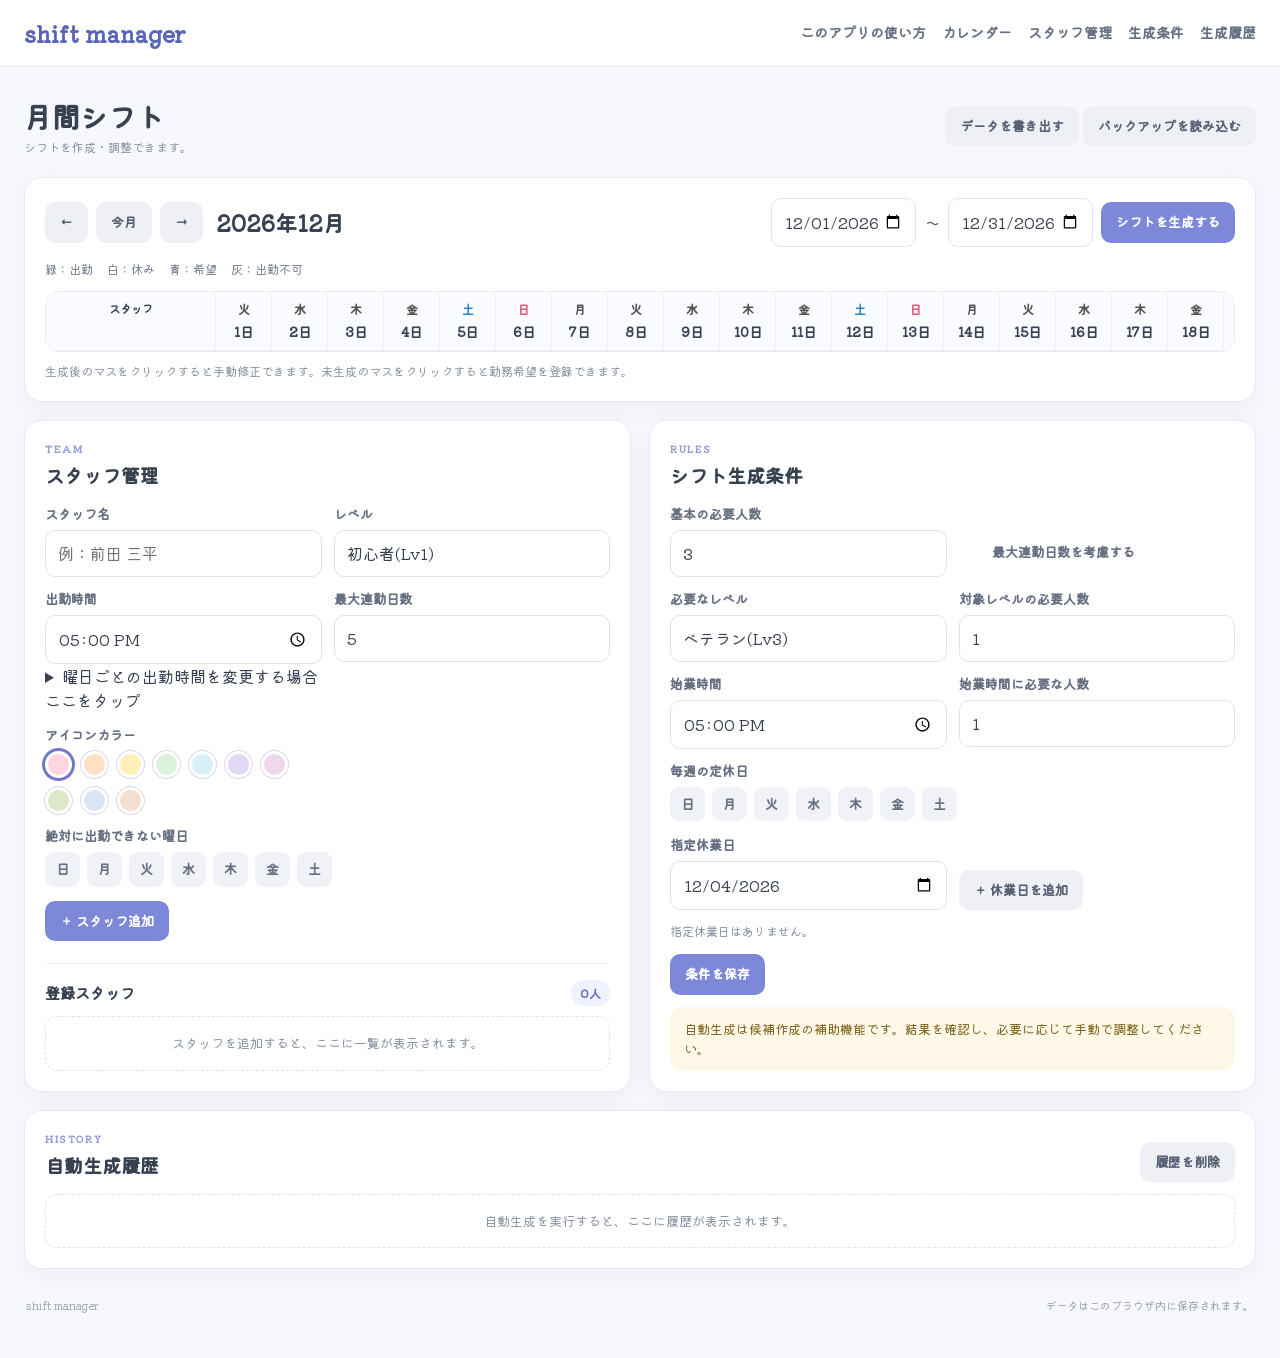
<file: index.html>
<!doctype html>
<html lang="ja">

<head>
  <meta charset="utf-8">
  <meta name="viewport" content="width=device-width, initial-scale=1">
  <meta name="description" content="月間シフト作成を手助けします">
  <title>シフト管理システム</title>

  <!-- ファビコン -->
  <link rel="icon" href="shift-work_icon.png">

  <!-- CSS JSリンク -->
  <link rel="stylesheet" href="css/ress.css">
  <link rel="stylesheet" href="css/style.css">

  <!-- kiwi Maruフォント -->
  <link rel="preconnect" href="https://fonts.googleapis.com">
  <link rel="preconnect" href="https://fonts.gstatic.com" crossorigin>
  <link
    href="https://fonts.googleapis.com/css2?family=Hachi+Maru+Pop&family=Kiwi+Maru&family=Zen+Kurenaido&display=swap"
    rel="stylesheet">

</head>

<body>
  <!-- ヘッダー -->
  <header>
    <div class="header-inner">
      <a class="logo" href="#calendar-section">shift manager</a>
      <nav>
         <a href="explanation.html">このアプリの使い方</a>
        <a href="#calendar-section">カレンダー</a>
        <a href="#staff-section">スタッフ管理</a>
        <a href="#conditions-section">生成条件</a>
        <a href="#history-section">生成履歴</a>
      </nav>
    </div>
  </header>

  <!-- メイン画面 -->
  <main class="container" id="app-section">
    <div class="page-heading">
      <div>

        <h1>月間シフト</h1>
        <p class="muted">シフトを作成・調整できます。</p>
      </div>
      <div class="backup-actions">
        <button class="secondary" id="exportBtn" type="button">
          データを書き出す
        </button>

        <button class="secondary" id="importBtn" type="button">
          バックアップを読み込む
        </button>

        <input type="file" id="importFile" accept=".json,application/json" hidden>
      </div>
    </div>
    <!-- カレンダー シフト自動生成画面 -->
    <section class="card" id="calendar-section">
      <div class="calendar-toolbar">
        <div class="toolbar">
          <button class="secondary" id="prevMonth">←</button>
          <button class="secondary" id="todayMonth">今月</button>
          <button class="secondary" id="nextMonth">→</button>
          <span class="month-title" id="monthTitle"></span>
        </div>
        <div class="toolbar">
          <input type="date" id="generationStart" aria-label="生成開始日">
          <span>〜</span>
          <input type="date" id="generationEnd" aria-label="生成終了日">
          <button class="primary" id="generateBtn">シフトを生成する</button>
        </div>
      </div>
      <div id="generationMessage" aria-live="polite">
      </div>
      <div class="legend">
        <span>緑：出勤</span>
        <span>白：休み</span>
        <span>青：希望</span>
        <span>灰：出勤不可</span>
      </div>
      <div class="calendar-wrap">
        <div id="calendar" class="calendar">
        </div>
      </div>
      <p class="muted help-text">生成後のマスをクリックすると手動修正できます。未生成のマスをクリックすると勤務希望を登録できます。</p>
    </section>

    <!-- スタッフ管理画面 -->
    <div class="grid">
      <section class="card" id="staff-section">
        <p class="eyebrow">TEAM</p>
        <h2>スタッフ管理</h2>
        <form id="staffForm">
          <div class="form-row">
            <div>
              <label for="staffName">スタッフ名</label>
              <input id="staffName" maxlength="20" placeholder="例：前田 三平" required>
            </div>
            <div>
              <label for="staffLevel">レベル</label>
              <select id="staffLevel">
                <option value="1">初心者(Lv1)</option>
                <option value="2">普通(Lv2)</option>
                <option value="3">ベテラン(Lv3)</option>
              </select>
            </div>
          </div>

          <!-- 出勤時間：初期値は17:00 -->
          <div class="form-row">
            <div>
              <label for="staffStartTime">出勤時間</label>
              <input id="staffStartTime" type="time" value="17:00" required>
              <!-- 曜日ごとの出勤時間変更 -->
              <details class="weekday-time-settings">
                <summary>曜日ごとの出勤時間を変更する場合ここをタップ</summary>
                <p>変更しない曜日は、基本の出勤時間が適用されます。</p>
                <div class="form-row">
                  <div>
                    <label for="startTimeMon">月曜日</label>
                    <input id="startTimeMon" type="time">
                  </div>
                  <div>
                    <label for="startTimeTue">火曜日</label>
                    <input id="startTimeTue" type="time">
                  </div>
                </div>
                <div class="form-row">
                  <div>
                    <label for="startTimeWed">水曜日</label>
                    <input id="startTimeWed" type="time">
                  </div>
                  <div>
                    <label for="startTimeThu">木曜日</label>
                    <input id="startTimeThu" type="time">
                  </div>
                </div>
                <div class="form-row">
                  <div>
                    <label for="startTimeFri">金曜日</label>
                    <input id="startTimeFri" type="time">
                  </div>
                  <div>
                    <label for="startTimeSat">土曜日</label>
                    <input id="startTimeSat" type="time">
                  </div>
                </div>
                <div class="form-row">
                  <div>
                    <label for="startTimeSun">日曜日</label>
                    <input id="startTimeSun" type="time">
                  </div>
                </div>
              </details>
            </div>

            <!-- 最大連勤日数 -->
            <div>
              <label for="staffMax">最大連勤日数</label>
              <select id="staffMax">
                <option>1</option>
                <option>2</option>
                <option>3</option>
                <option>4</option>
                <option selected>5</option>
                <option>6</option>
                <option>7</option>
              </select>
            </div>
          </div>

          <!-- アイコンカラー -->
          <div class="form-row">
            <div>
              <label>アイコンカラー</label>
              <div id="colorChoices" class="color-list"></div>
            </div>
          </div>
          <!-- 出勤曜日 -->
          <label>絶対に出勤できない曜日</label>
          <div id="unavailableChoices" class="weekday-list"></div>
          <div class="form-actions">
            <!-- スタッフ追加 -->
            <button class="primary" id="staffSubmit">＋ スタッフ追加</button>
            <button class="secondary hidden" id="staffCancelEdit" type="button">編集をキャンセル</button>
          </div>
        </form>
        <div class="subsection-heading">
          <h3>登録スタッフ</h3>
          <span id="staffCount" class="count-pill">0人</span>
        </div>
        <div id="staffList" class="staff-list">
        </div>
      </section>

      <!-- シフト生成条件画面 -->
      <section class="card" id="conditions-section">
        <p class="eyebrow">RULES</p>
        <h2>シフト生成条件</h2>
        <div class="form-row">
          <div>
            <label for="basicRequired">基本の必要人数</label>
            <input type="number" id="basicRequired" min="0" max="100" value="3">
          </div>
          <div class="checkbox-field">
            <input type="checkbox" id="consecutiveEnabled" checked>
            <label for="consecutiveEnabled">最大連勤日数を考慮する</label>
          </div>
        </div>
        <div class="form-row">
          <div>
            <label for="levelTarget">必要なレベル</label>
            <select id="levelTarget">
              <option value="1">初心者(Lv1)</option>
              <option value="2">普通(Lv3)</option>
              <option value="3" selected>ベテラン(Lv3)</option>
            </select>
          </div>
          <div>
            <label for="levelRequired">対象レベルの必要人数</label>
            <input type="number" id="levelRequired" min="0" max="100" value="1">
          </div>
        </div>
        <div class="form-row">
          <div>
            <label for="requiredStartTime">始業時間</label>
            <input type="time" id="requiredStartTime" value="17:00">
          </div>
          <div>
            <label for="requiredStartCount">始業時間に必要な人数</label>
            <input type="number" id="requiredStartCount" min="0" max="100" value="1">
          </div>
        </div>

        <label>毎週の定休日</label>
        <div id="closedWeekdays" class="weekday-list">
        </div>
        <div class="form-row">
          <div>
            <label for="holidayDate">指定休業日</label>
            <input type="date" id="holidayDate">
          </div>
          <div class="button-bottom">
            <button class="secondary" id="addHoliday" type="button">＋ 休業日を追加</button>
          </div>
        </div>
        <div id="holidayList" class="holiday-list">

        </div>
        <div class="form-actions">
          <button class="primary" id="saveSettings" type="button">条件を保存</button>
          <span id="settingsMessage" class="muted"></span>
        </div>
        <div class="notice">自動生成は候補作成の補助機能です。結果を確認し、必要に応じて手動で調整してください。</div>
      </section>
    </div>

    <!-- 自動生成履歴 -->
    <section class="card" id="history-section">
      <div class="section-heading">
        <div>
          <p class="eyebrow">HISTORY</p>
          <h2>自動生成履歴</h2>
        </div>
        <button class="secondary" id="clearHistory">履歴を削除</button>
      </div>
      <div id="historyList" class="muted">
      </div>
    </section>

    <!-- フッター -->
    <footer>
      <span>shift manager</span>
      <span>データはこのブラウザ内に保存されます。</span>
    </footer>
  </main>

  <!-- モーダル画面（勤務希望） -->
  <div class="modal" id="requestModal">
    <div class="modal-box">
      <p class="eyebrow">REQUEST</p>
      <h2>勤務希望</h2>
      <p id="requestContext" class="muted"></p>

      <div class="form-row">
        <div>
          <label for="reqDate">日付</label>
          <input type="date" id="reqDate">
        </div>
        <div>
          <label for="reqEmployee">スタッフ</label>
          <select id="reqEmployee"></select>
        </div>
      </div>

      <div class="form-row">
        <div>
          <label for="reqType">希望</label>
          <select id="reqType">
            <option value="work">出勤希望</option>
            <option value="off">休み希望</option>
            <option value="none">未設定</option>
          </select>
        </div>
        <div>
          <label for="reqComment">コメント</label>
          <input id="reqComment" maxlength="120" placeholder="任意">
        </div>
      </div>

      <div class="form-row">
        <div>
          <label for="reqStartTime">この日の出勤時間</label>
          <input type="time" id="reqStartTime" value="17:00">
        </div>
      </div>

      <div class="modal-actions">
        <button type="button" class="secondary" id="reqCancel">閉じる</button>
        <button type="button" class="primary" id="reqSave">希望を保存</button>
      </div>
    </div>
  </div>

  <!-- モーダル画面（シフト手動修正） -->
  <div class="modal" id="shiftModal">
    <div class="modal-box">
      <p class="eyebrow">EDIT SHIFT</p>
      <h2>シフト手動修正</h2>
      <p id="shiftTitle" class="muted">
      </p>
      <div class="form-row">
        <div>
          <label for="shiftStatus">勤務状態</label>
          <select id="shiftStatus">
            <option value="work">出勤</option>
            <option value="off">休み</option>
          </select>
        </div>
        <div>
          <label for="shiftStartTime">勤務時間</label>
          <input id="shiftStartTime" type="time" value="17:00">
        </div>
      </div>

      <div class="form-row">
        <div>
          <label for="shiftComment">コメント</label>
          <input id="shiftComment" maxlength="120">
        </div>
      </div>

      <div class="modal-actions">
        <button class="secondary" id="shiftCancel">閉じる</button>
        <button class="primary" id="shiftSave">変更を保存</button>
      </div>
    </div>
  </div>
</body>

<script type="module" src="js/app.js"></script>

</html>
</file>
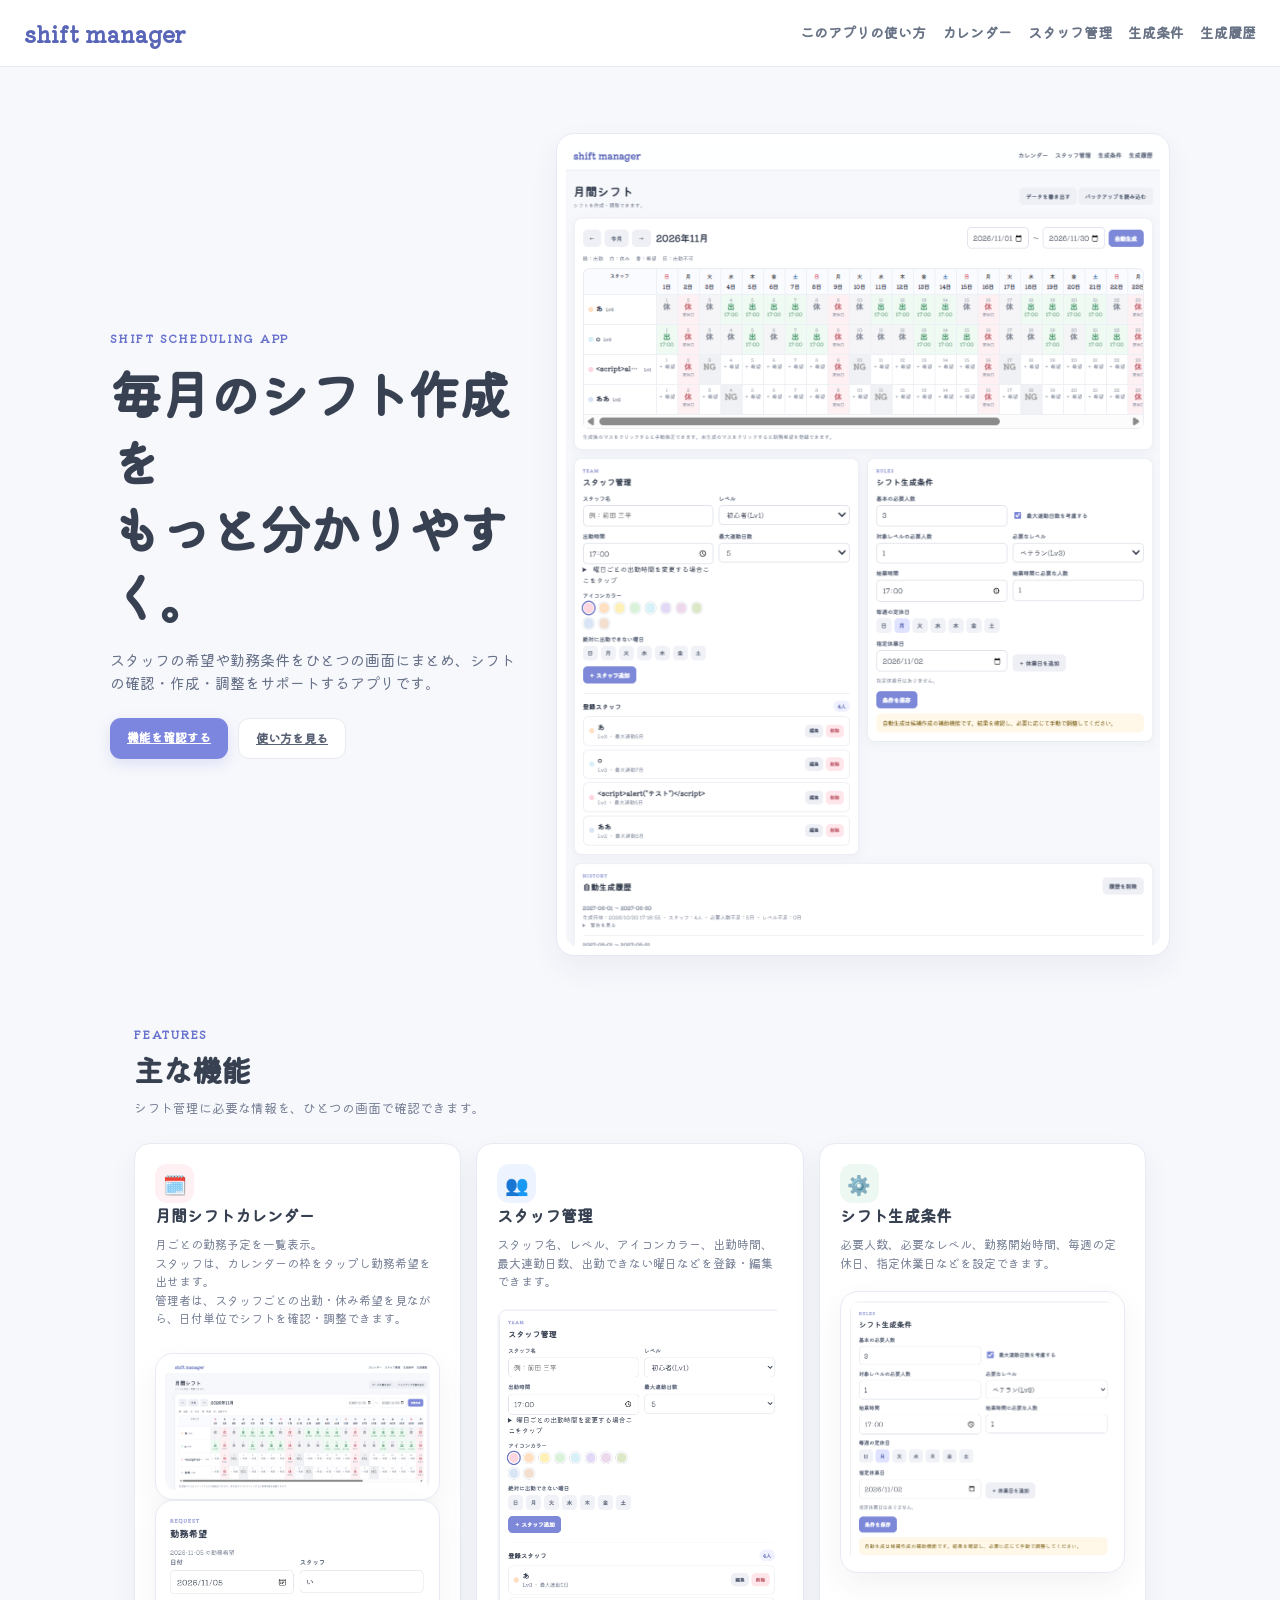
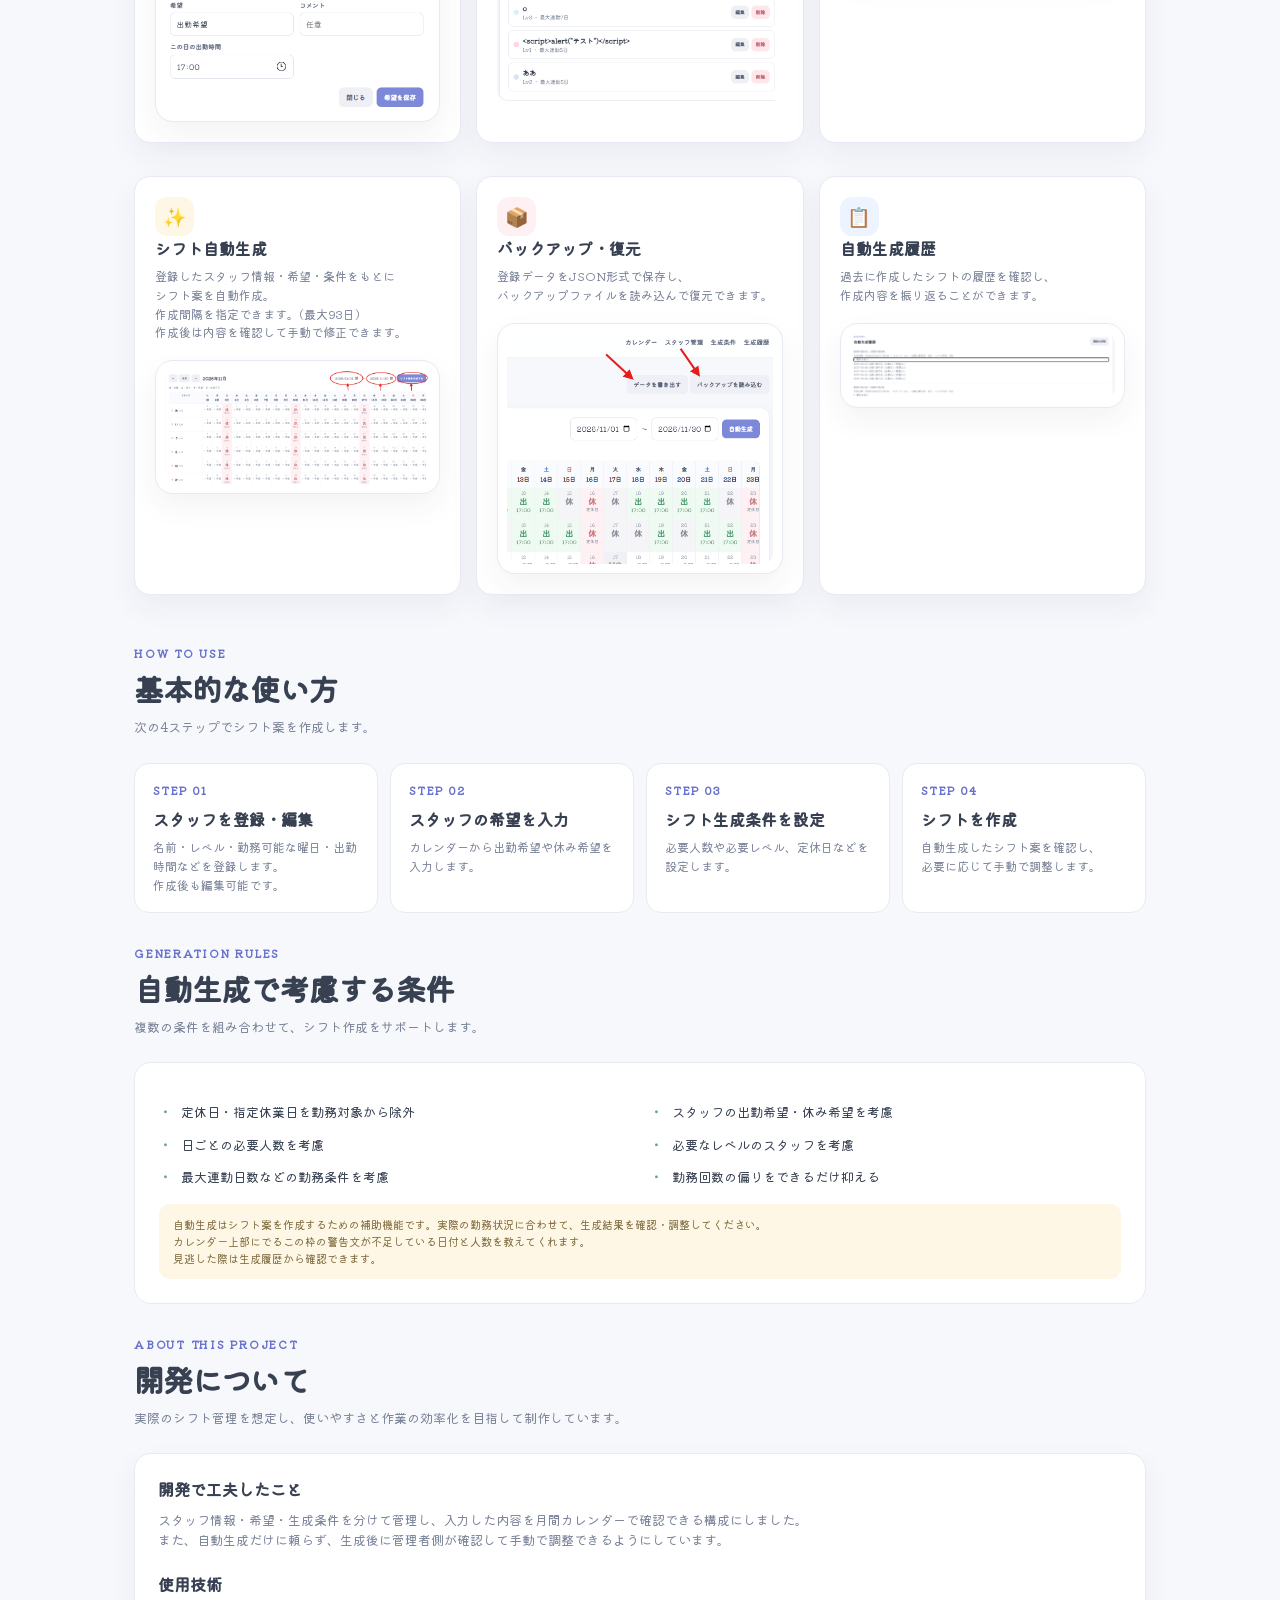
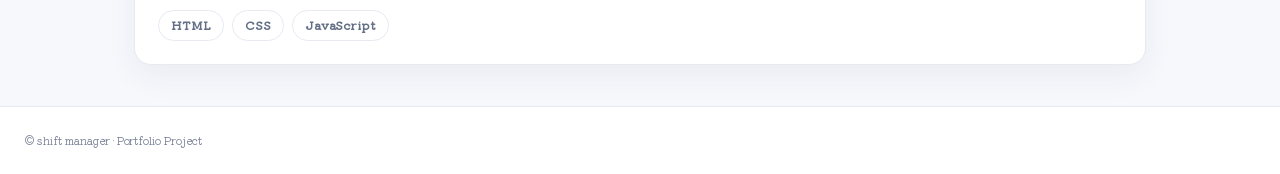
<file: explanation.html>
<!DOCTYPE html>
<html lang="ja">

<head>
  <meta charset="UTF-8">
  <meta name="viewport" content="width=device-width, initial-scale=1.0">
  <title>このアプリの使い方</title>

    <!-- ファビコン -->
    <link rel="icon" href="shift-work_icon.png">

    <!-- CSS JSリンク -->
    <link rel="stylesheet" href="css/ress.css">
    <link rel="stylesheet" href="css/style.css">
    <link rel="stylesheet" href="css/explanation.css">

    <!-- kiwi Maruフォント -->
    <link rel="preconnect" href="https://fonts.googleapis.com">
    <link rel="preconnect" href="https://fonts.gstatic.com" crossorigin>
    <link href="https://fonts.googleapis.com/css2?family=Hachi+Maru+Pop&family=Kiwi+Maru&family=Zen+Kurenaido&display=swap"
      rel="stylesheet">

</head>

<body>
    <!-- ヘッダー -->
    <header>
      <div class="header-inner">
        <a class="logo" href="index.html#calendar-section">shift manager</a>
        <nav>
          <a href="explanation.html">このアプリの使い方</a>
          <a href="index.html#calendar-section">カレンダー</a>
          <a href="index.html#staff-section">スタッフ管理</a>
          <a href="index.html#conditions-section">生成条件</a>
          <a href="index.html#history-section">生成履歴</a>
        </nav>
      </div>
    </header>

    <section class="hero container">
      <div class="hero-grid">
        <div>
          <div class="kicker">SHIFT SCHEDULING APP</div>
          <h1>毎月のシフト作成を<br>もっと分かりやすく。</h1>
          <p class="lead">スタッフの希望や勤務条件をひとつの画面にまとめ、シフトの確認・作成・調整をサポートするアプリです。</p>
          <div class="actions">
            <a class="btn primary" href="#features">機能を確認する</a>
            <a class="btn secondary" href="#flow">使い方を見る</a>
          </div>
        </div>
        <div class="screenshot">
          <img src="main.png"
            alt="shift managerの実際の画面。月間シフト、スタッフ管理、シフト生成条件を表示">
        </div>
      </div>
    </section>

    <!-- 主な機能 -->
    <section class="container" id="features">
      <div class="section-title">
        <div class="kicker">FEATURES</div>
        <h2>主な機能</h2>
        <p class="sub">シフト管理に必要な情報を、ひとつの画面で確認できます。</p>
      </div>

      <div class="cards">
        <article class="card">
          <div class="icon pink">🗓️</div>
          <h3>月間シフトカレンダー</h3>
          <p>月ごとの勤務予定を一覧表示。<br>
            スタッフは、カレンダーの枠をタップし勤務希望を出せます。<br>
            管理者は、スタッフごとの出勤・休み希望を見ながら、日付単位でシフトを確認・調整できます。</p>
            <br>
          <div class="screenshot">
          <img src="shiftCa.png" alt="シフト表の画像">
          </div>
          <div class="screenshot">
          <img src="request.png" alt="シフト表の画像">
          </div>
        </article>

        <article class="card">
          <div class="icon blue">👥</div>
          <h3>スタッフ管理</h3>
          <p>スタッフ名、レベル、アイコンカラー、出勤時間、最大連勤日数、出勤できない曜日などを登録・編集できます。<br><br>
          </p>
          <img src="staff.png" alt="シフト表の画像">
        </article>

        <article class="card">
          <div class="icon mint">⚙️</div>
          <h3>シフト生成条件</h3>
          <p>必要人数、必要なレベル、勤務開始時間、毎週の定休日、指定休業日などを設定できます。<br><br></p>
          <div class="screenshot">
          <img src="shiftGe.png" alt="シフト表の画像">
          </div>
        </article>

        <article class="card">
          <div class="icon yellow">✨</div>
          <h3>シフト自動生成</h3>
          <p>登録したスタッフ情報・希望・条件をもとに<br>
            シフト案を自動作成。<br>作成間隔を指定できます。(最大93日)<br>
            作成後は内容を確認して手動で修正できます。<br><br></p>
         <div class="screenshot">
          <img src="autGe.png" alt="シフト表の画像">
        </div>
        </article>

        <article class="card">
          <div class="icon pink">📦</div>
          <h3>バックアップ・復元</h3>
          <p>登録データをJSON形式で保存し、<br>
            バックアップファイルを読み込んで復元できます。<br><br></p>
          <div class="screenshot">
          <img src="backup.png" alt="シフト表の画像">
         </div>
        </article>

        <article class="card">
          <div class="icon blue">📋</div>
          <h3>自動生成履歴</h3>
          <p>過去に作成したシフトの履歴を確認し、<br>
            作成内容を振り返ることができます。<br><br></p>
        <div class="screenshot">
          <img src="history.png" alt="シフト表の画像">
        </div>
        </article>
      </div>
    </section>

    <!-- 基本的な使い方 -->
    <section class="container" id="flow">
      <div class="section-title">
        <div class="kicker">HOW TO USE</div>
        <h2>基本的な使い方</h2>
        <p class="sub">次の4ステップでシフト案を作成します。</p>
      </div>

      <div class="steps">
        <article class="step">
          <div class="num">STEP 01</div>
          <h3>スタッフを登録・編集</h3>
          <p>名前・レベル・勤務可能な曜日・出勤時間などを登録します。<br>作成後も編集可能です。</p>
        </article>

        <article class="step">
          <div class="num">STEP 02</div>
          <h3>スタッフの希望を入力</h3>
          <p>カレンダーから出勤希望や休み希望を入力します。</p>
        </article>

        <article class="step">
          <div class="num">STEP 03</div>
          <h3>シフト生成条件を設定</h3>
          <p>必要人数や必要レベル、定休日などを設定します。</p>
        </article>

        <article class="step">
          <div class="num">STEP 04</div>
          <h3>シフトを作成</h3>
          <p>自動生成したシフト案を確認し、<br>
            必要に応じて手動で調整します。</p>
        </article>
      </div>
    </section>

    <section class="container" id="rules">
      <div class="section-title">
        <div class="kicker">GENERATION RULES</div>
        <h2>自動生成で考慮する条件</h2>
        <p class="sub">複数の条件を組み合わせて、シフト作成をサポートします。</p>
      </div>
      <div class="rulebox">
        <ul class="rules">
          <li>
            <span class="tick">・</span>
            <span>定休日・指定休業日を勤務対象から除外</span>
          </li>
          <li>
            <span class="tick">・</span>
            <span>スタッフの出勤希望・休み希望を考慮</span>
          </li>
          <li>
            <span class="tick">・</span>
            <span>日ごとの必要人数を考慮</span>
          </li>
          <li>
            <span class="tick">・</span>
            <span>必要なレベルのスタッフを考慮</span>
          </li>
          <li>
            <span class="tick">・</span>
            <span>最大連勤日数などの勤務条件を考慮</span>
          </li>
          <li>
            <span class="tick">・</span>
            <span>勤務回数の偏りをできるだけ抑える</span>
          </li>
        </ul>
        <div class="notice">自動生成はシフト案を作成するための補助機能です。実際の勤務状況に合わせて、生成結果を確認・調整してください。<br>
        カレンダー上部にでるこの枠の警告文が不足している日付と人数を教えてくれます。<br>
      見逃した際は生成履歴から確認できます。</div>
      </div>
    </section>

    <!-- 開発について -->
    <section class="container" id="about">
      <div class="section-title">
        <div class="kicker">ABOUT THIS PROJECT</div>
        <h2>開発について</h2>
        <p class="sub">実際のシフト管理を想定し、使いやすさと作業の効率化を目指して制作しています。</p>
      </div>
      <!-- 開発で工夫した点 -->
      <div class="about-card">
        <h3>開発で工夫したこと</h3>
        <p class="sub">
          スタッフ情報・希望・生成条件を分けて管理し、入力した内容を月間カレンダーで確認できる構成にしました。<br>
          また、自動生成だけに頼らず、生成後に管理者側が確認して手動で調整できるようにしています。
        </p>
        <h3 style="margin-top:22px">使用技術</h3>
        <div class="tech">
          <span class="tag">HTML</span>
          <span class="tag">CSS</span>
          <span class="tag">JavaScript</span>
        </div>
      </div>
    </section>
    </main>

    <footer>© shift manager · Portfolio Project</footer>

    </body>
    </html>


</body>
</html>
</file>
<file: css/ress.css>
@charset "UTF-8";
/* 1. すべての要素で、パディングとボーダーを幅・高さに含める（超重要） */
*, *::before, *::after {
  box-sizing: border-box;
}

/* 2. 記事系タグのお節介な余白（margin）をまるごとリセット */
body, h1, h2, h3, h4, p, ul, ol, dl, figure {
  margin: 0;
  padding: 0;
}

/* 3. リストの「・」を消す */
ul, ol {
  list-style: none;
}

/* 4. 画像が親要素からはみ出さないようにする */
img {
  max-width: 100%;
  display: block; /* 下に謎の隙間ができるのを防ぐ */
}

/* 5. フォーム要素のフォントを他のテキストと統一する */
input, button, textarea, select {
  font: inherit;
}

/* 全フォーム要素のリセット */
input, select {
  -webkit-appearance: none;
  border: none;
}
</file>
<file: css/style.css>
@charset "UTF-8";

/* ==================================================
   共通設定
   PCの基本デザインは、これまでの表示を維持します。
   ================================================== */

html{
  scroll-behavior:smooth;
  scroll-padding-top: 100px
}

body {
  font-family: "Kiwi Maru", serif;
  font-weight: 400;
  font-style: normal;
  background: #f7f8fc;
  color: #384152;
  line-height: 1.55;
}

/* ==================================================
   ヘッダー
   ================================================== */

header {
  position: sticky;
  top: 0;
  z-index: 20;
  background: #ffffffef;
  backdrop-filter: blur(10px);
  border-bottom: 1px solid #e8ebf2;
}

/* ヘッダーとページ全体の横幅・余白 */
.header-inner,
.container {
  max-width: 1400px;
  margin: auto;
  padding: 16px 24px;
}


/* ロゴ・ナビゲーション・ログアウトボタンの配置 */
.header-inner {
  display: flex;
  justify-content: space-between;
  align-items: center;
  gap: 18px;
}

/* ナビゲーションを右側に配置 */
nav {
  display: flex;
  justify-content: flex-end;
  align-items: center;
  gap: 8px 16px;
  margin-left: auto;
}

/* ログアウトボタン */
#logoutBtn {
  margin-left: 16px;
  flex-shrink: 0;
}

/* ロゴ */
.logo {
  font-size: 22px;
  font-weight: 800;
  color: #5966b8;
  text-decoration: none;
}

/* ナビゲーション */
nav {
  display: flex;
  justify-content: flex-end;
  gap: 8px 16px;
}

nav a {
  text-decoration: none;
  color: #697386;
  font-size: 14px;
  font-weight: 700;
}

nav a:hover {
  color: #5966b8;
}

/* ==================================================
   見出し
   ================================================== */

.page-heading,
.section-heading {
  display: flex;
  align-items: center;
  justify-content: space-between;
  gap: 14px;
}

.page-heading {
  margin: 12px 0 20px;
}

.eyebrow {
  font-size: 10px;
  font-weight: 900;
  letter-spacing: 0.16em;
  color: #9098d5;
  margin-bottom: 4px;
}

h1 {
  font-size: 28px;
  font-weight: 800;
}

h2 {
  font-size: 19px;
  font-weight: 800;
  margin-bottom: 14px;
}

h3 {
  font-size: 15px;
  font-weight: 800;
}

/* ==================================================
   カード・レイアウト
   ================================================== */

.card {
  background: #fff;
  border: 1px solid #e8ebf2;
  border-radius: 18px;
  padding: 20px;
  margin-bottom: 18px;
  box-shadow: 0 6px 22px #46506e0d;
}

/* スタッフ管理と生成条件を横に並べる */
.grid {
  display: grid;
  grid-template-columns: 1fr 1fr;
  gap: 18px;
  align-items: start;
}

/* ==================================================
   フォーム・入力欄
   ================================================== */

label {
  display: block;
  font-size: 13px;
  font-weight: 700;
  margin-bottom: 6px;
  color: #687184;
}

input:not([type="checkbox"]),
select {
  width: 100%;
  min-width: 0;
  padding: 10px 12px;
  border: 1px solid #dfe3eb;
  border-radius: 10px;
  background: white;
  color: #394150;
  outline: none;
}

input:focus,
select:focus {
  border-color: #a9b1eb;
  box-shadow: 0 0 0 3px #eef0ff;
}

/* チェックボックス */
input[type="checkbox"] {
  accent-color: #7d89d8;
  width: 17px;
  height: 17px;
}

/* 2つの入力項目を横に並べる */
.form-row {
  display: grid;
  grid-template-columns: repeat(2, minmax(0, 1fr));
  gap: 12px;
  margin-bottom: 12px;
}

/* ==================================================
   ボタン
   ================================================== */

button {
  border: 0;
  border-radius: 10px;
  padding: 10px 15px;
  font-size: 13px;
  font-weight: 800;
  cursor: pointer;
}

.primary {
  background: #7d89d8;
  color: white;
}

.secondary {
  background: #eef0f6;
  color: #596174;
}

.danger {
  background: #ffe6ea;
  color: #bd5b68;
}

button:hover {
  opacity: 0.88;
}

button:disabled {
  cursor: wait;
  opacity: 0.6;
}

/* ボタンを横並びにする共通領域 */
.toolbar {
  display: flex;
  flex-wrap: wrap;
  gap: 8px;
  align-items: center;
}

/* ==================================================
   カレンダー
   ================================================== */

.calendar-toolbar {
  display: flex;
  justify-content: space-between;
  gap: 14px;
  align-items: center;
  flex-wrap: wrap;
}

.calendar-toolbar input {
  width: 145px;
}

.month-title {
  font-size: 22px;
  font-weight: 800;
  margin-left: 5px;
}

/* カレンダー部分は横スクロール可能にする */
.calendar-wrap {
  overflow: auto;
  border: 1px solid #e7eaf1;
  border-radius: 14px;
}

/* 1列目にスタッフ名、続いて最大31日分を表示 */
.calendar {
  min-width: 900px;
  display: grid;
  grid-template-columns: 170px repeat(31, 56px);
}

.calendar > div {
  border-right: 1px solid #edf0f5;
  border-bottom: 1px solid #edf0f5;
}

/* カレンダーの曜日・日付見出し */
.calendar-head {
  position: sticky;
  top: 0;
  z-index: 5;
  background: #fafbfe;
  padding: 8px 3px;
  text-align: center;
  font-size: 11px;
  font-weight: 800;
}

.calendar-head.sunday .weekday-label {
  color: #e05b78;
}

.calendar-head.saturday .weekday-label {
  color: #3285c7;
}

.weekday-label {
  font-size: 12px;
  color: #555;
  margin-bottom: 3px;
}

.date-label {
  font-size: 13px;
  font-weight: 700;
}

/* スタッフ名の列を固定 */
.employee-name {
  position: sticky;
  left: 0;
  z-index: 6;
  background: white;
  padding: 8px 10px;
  font-weight: 800;
  display: flex;
  align-items: center;
  gap: 7px;
  min-width: 0;
}

.employee-label {
  overflow: hidden;
  text-overflow: ellipsis;
  white-space: nowrap;
}

.employee-name small {
  color: #8a92a2;
  font-size: 10px;
}

/* スタッフのアイコンカラー */
.color-dot {
  width: 12px;
  height: 12px;
  border-radius: 50%;
  flex: none;
}

/* カレンダーの日付セル */
.day-cell {
  min-height: 70px;
  padding: 4px;
  text-align: center;
  cursor: pointer;
  background: white;
}

.day-cell:hover {
  background: #fafbff;
}

.day-cell.closed {
  background: #fff1f3;
  color: #c8737e;
  font-size: 11.5px;
  white-space: nowrap;
}

.day-cell.unavailable {
  background: #f0f1f4;
  color: #999;
}

/* 出勤・休みの背景色 */

.day-cell.confirmed-work {
    background: #e5f3e9;
}

.day-cell.confirmed-off {
    background: #fafafa;
}

/* 出勤・休みのマーク */

.confirmed-mark {
    font-size: 18px;
    font-weight: 900;
    line-height: 1.1;
}

/* 出勤：少し濃いめのグリーン */

.confirmed-work .confirmed-mark {
    color: #287a4b;
}

/* 休：薄いグレー */

.confirmed-off .confirmed-mark {
    color: #b8bdc5;
}

.pref-work {
  color: #6480d5;
}

.pref-off {
  color: #d78391;
}

.day-number {
  font-size: 10px;
  color: #a0a6b2;
}

/* 希望休の文字サイズ */
.day-cell .preference-mark {
    font-size: 11.5px;
    white-space: nowrap;
}

/* カレンダーの凡例 */
.legend {
  display: flex;
  flex-wrap: wrap;
  gap: 14px;
  padding: 13px 0;
  color: #747d90;
  font-size: 12px;
}

.help-text {
  margin-top: 10px;
}

/* ==================================================
   スタッフ管理
   ================================================== */

.staff-list {
  display: grid;
  gap: 8px;
  margin-top: 10px;
}

.staff-row {
  display: flex;
  justify-content: space-between;
  align-items: center;
  gap: 10px;
  padding: 11px 12px;
  border: 1px solid #eceef4;
  border-radius: 12px;
}

.staff-info {
  display: flex;
  align-items: center;
  gap: 9px;
  min-width: 0;
}

.staff-name {
  font-weight: 800;
  overflow-wrap: anywhere;
}

.staff-meta,
.muted {
  font-size: 12px;
  color: #8b93a4;
}

.row-actions {
  display: flex;
  gap: 6px;
  flex: none;
}

.row-actions button {
  padding: 7px 10px;
  font-size: 11px;
}

/* アイコンカラーの選択肢 */
.color-list {
  display: flex;
  flex-wrap: wrap;
  gap: 9px;
  min-height: 34px;
  align-items: center;
}

.color-choice {
  width: 27px;
  height: 27px;
  border-radius: 50%;
  border: 3px solid white;
  box-shadow: 0 0 0 1px #d7dbe4;
  padding: 0;
}

.color-choice.selected {
  box-shadow: 0 0 0 3px #7079c7;
}

/* 曜日選択ボタン */
.weekday-list {
  display: flex;
  flex-wrap: wrap;
  gap: 7px;
  margin: 6px 0 14px;
}

.weekday {
  padding: 7px 11px;
  background: #f0f2f7;
  color: #697184;
  border-radius: 9px;
}

.weekday.selected {
  background: #dfe3ff;
  color: #5965b5;
}

/* スタッフ登録フォームの操作ボタン */
.form-actions {
  display: flex;
  align-items: center;
  flex-wrap: wrap;
  gap: 8px;
  margin-top: 14px;
}

/* 登録スタッフ見出し */
.subsection-heading {
  display: flex;
  justify-content: space-between;
  align-items: center;
  margin-top: 22px;
  padding-top: 16px;
  border-top: 1px solid #edf0f4;
}

.count-pill {
  background: #f0f1ff;
  color: #646eb9;
  border-radius: 20px;
  padding: 4px 9px;
  font-size: 12px;
  font-weight: 800;
}

/* ==================================================
   シフト生成条件
   ================================================== */

.checkbox-field {
  display: flex;
  align-items: center;
  gap: 9px;
  padding-top: 23px;
}

.checkbox-field label {
  margin: 0;
}

.button-bottom {
  display: flex;
  align-items: end;
}

/* 指定休業日の一覧 */
.holiday-list {
  display: flex;
  flex-wrap: wrap;
  gap: 7px;
}

.holiday-chip {
  display: flex;
  align-items: center;
  gap: 8px;
  border-radius: 9px;
  padding: 6px 9px;
  background: #fff0f2;
  color: #a65f6a;
  font-size: 12px;
}

.holiday-chip button {
  padding: 1px 4px;
  background: transparent;
  color: #a65f6a;
}

/* お知らせ・成功・エラーメッセージ */
.notice {
  padding: 12px 14px;
  border-radius: 12px;
  background: #fff8e8;
  color: #80651e;
  margin-top: 12px;
  font-size: 13px;
}

.notice.success {
  background: #edf9f1;
  color: #4d8c63;
}

.notice.error {
  background: #fff0f1;
  color: #b85c69;
}

/* データがない場合の表示 */
.empty-state {
  border: 1px dashed #dfe3eb;
  border-radius: 12px;
  padding: 16px;
  color: #8b93a4;
  font-size: 13px;
  text-align: center;
}

/* ==================================================
   モーダル画面
   ================================================== */

.modal {
  display: none;
  position: fixed;
  inset: 0;
  z-index: 100;
  background: #1e233259;
  padding: 20px;
  align-items: center;
  justify-content: center;
}

.modal.show {
  display: flex;
}

.modal-box {
  width: min(560px, 100%);
  max-height: 90vh;
  overflow: auto;
  background: white;
  border-radius: 18px;
  padding: 22px;
  box-shadow: 0 20px 70px #26304b30;
}

.modal-actions {
  display: flex;
  justify-content: flex-end;
  gap: 8px;
  margin-top: 18px;
}

/* JavaScriptから表示・非表示を切り替える */
.hidden {
  display: none !important;
}

/* ==================================================
   自動生成履歴・フッター
   ================================================== */

.history-item {
  padding: 12px 0;
  border-bottom: 1px solid #edf0f4;
}

.history-date {
  font-weight: 800;
}

.history-summary {
  color: #8b93a4;
  font-size: 12px;
  margin-top: 3px;
}

footer {
  display: flex;
  justify-content: space-between;
  gap: 12px;
  padding: 10px 2px 28px;
  color: #9aa1b0;
  font-size: 11px;
}

/* ==================================================
   カレンダー内の出勤時間
   ================================================== */

.shift-time {
  font-size: 11.5px;
  line-height: 1.2;
  font-weight: normal;
  margin-top: 2px;
  color: #4d8c63;
}

/* ==================================================
   スマートフォン表示
   PCのレイアウトには影響しないように、
   画面幅が650px以下の場合だけ調整します。
   ================================================== */

@media screen and (max-width: 650px) {

  /* ページ全体が画面の右にはみ出さないようにする */
  html,
  body {
    width: 100%;
    max-width: 100%;
    overflow-x: hidden;
  }

  /* スマホでは文字と余白を少しだけコンパクトにする */
  body {
    font-size: 90%;
  }

  /* ヘッダーと本文をスマホの横幅に合わせる */
  .header-inner,
  .container {
    width: 100%;
    max-width: 100%;
    padding: 10px 12px;
  }

  /* ヘッダー内の要素を画面幅に合わせて折り返す */
  .header-inner {
    flex-wrap: wrap;
    justify-content: space-between;
    gap: 8px;
  }

  /* ナビゲーションが横にはみ出す場合は、ナビ部分だけ横に動かせるようにする */
  nav {
    max-width: 100%;
    overflow-x: auto;
    justify-content: flex-start;
    gap: 8px 12px;
    white-space: nowrap;
  }

  /* スタッフ管理などのカードは縦に並べる */
  .grid {
    grid-template-columns: minmax(0, 1fr);
    gap: 12px;
  }

  /* カード内の余白を少し小さくする */
  .card {
    min-width: 0;
    padding: 14px;
  }

  /* 入力欄が横にはみ出さないようにする */
  .form-row {
    grid-template-columns: minmax(0, 1fr);
  }

  /* フッターの内容も画面幅に合わせて折り返す */
  footer {
    flex-wrap: wrap;
  }

  /* カレンダーはカード全体を押し広げず、カレンダー部分だけ横スクロール */
  .calendar-wrap {
    width: 100%;
    max-width: 100%;
    overflow-x: auto;
    -webkit-overflow-scrolling: touch;
  }

  /* カレンダーの日付列は読みやすさを保つため、必要な場合だけ横スクロール */
  .calendar {
    min-width: 900px;
  }
}
</file>
<file: css/explanation.css>
@charset "UTF-8";

/* 設定 */
:root{
  --bg:#f6f7fc;--surface:#fff;
  --ink:#30384d;
  --muted:#7b8499;
  --purple:#7d86df;
  --purple-dark:#6872cc;
  --line:#e7eaf3;
  --pink:#fff0f3;
  --blue:#eef4ff;
  --mint:#edf8f2;
  --yellow:#fff7e5;
  --shadow:0 12px 30px rgba(48,56,77,.06);
}

/* 基本設定 */
*{
  box-sizing:border-box
}

.navlinks{
  display:flex;
  gap:22px;
  font-size:12px;
  color:var(--muted);
  font-weight:700
}

.navlinks a:hover{
  color:var(--purple-dark)
}

.container{
  width:min(1060px,calc(100% - 40px));
  margin:auto
}

.hero{
  padding:66px 0 54px
}

.hero-grid{
  display:grid;
  grid-template-columns:.8fr 1.2fr;
  align-items:center;
  gap:36px
}

.kicker{
  font-size:11px;
  font-weight:900;
  letter-spacing:.16em;
  color:var(--purple-dark)
}

h1{
  font-size:clamp(34px,5vw,52px);
  line-height:1.3;
  letter-spacing:-.045em;
  margin:12px 0 18px
}

.lead{
  font-size:15px;
  color:#68738a;
  max-width:430px
}

.actions{
  display:flex;
  flex-wrap:wrap;
  gap:10px;
  margin-top:24px
}

.btn{
  display:inline-block;
  padding:10px 17px;
  border-radius:11px;
  font-size:12px;
  font-weight:800
}

.primary{
  background:var(--purple);
  color:white;
  box-shadow:0 5px 14px #7d86df35
}

.secondary{
  background:white;
  border:1px solid var(--line)
}

.screenshot{
  background:white;
  border:1px solid var(--line);
  border-radius:18px;
  padding:9px;
  box-shadow:var(--shadow)
}

.screenshot img,
article img{
  display:block;
  width:100%;
  height:auto;
  border-radius:11px
}

.image-caption{
  font-size:11px;
  color:var(--muted);
  margin:9px 4px 1px
}

section{
  padding:55px 0
}

.section-title{
  margin-bottom:25px
}

.section-title .kicker{
  margin-bottom:5px
}

h2{
  font-size:clamp(23px,3vw,30px);
  line-height:1.4;
  margin:0;
  letter-spacing:-.03em
}

.sub{
  font-size:13px;
  color:var(--muted);
  margin:8px 0 0
}
.cards{
  display:grid;
  grid-template-columns:repeat(3,1fr);
  gap:15px
}

.card{
  background:var(--surface);
  border:1px solid var(--line);
  border-radius:16px;
  padding:20px;
  box-shadow:var(--shadow)
}

.icon{
  width:39px;
  height:39px;
  border-radius:12px;
  display:grid;
  place-items:center;
  font-size:19px;
  margin-bottom:12p
}

.pink{
  background:var(--pink)
}

.blue{
  background:var(--blue)
}

.mint{
  background:var(--mint)
}
.yellow{
  background:var(--yellow)
}

h3{
  font-size:16px;
  margin:0 0 7px
}

.card p,.step p{
  font-size:12px;
  color:var(--muted);
  margin:0
}

.steps{
  display:grid;
  grid-template-columns:repeat(4,1fr);
  gap:12px
}

.step{
  background:white;
  border:1px solid var(--line);
  border-radius:15px;
  padding:18px
}

.num{
  font-size:11px;
  color:var(--purple-dark);
  font-weight:900;
  letter-spacing:.12em;
  margin-bottom:8px
}

.rulebox{
  background:white;
  border:1px solid var(--line);
  border-radius:17px;
  padding:24px
}

.rules{
  display:grid;
  grid-template-columns:repeat(2,1fr);
  gap:12px 20px;list-style:none;
  padding:0;
  margin:15px 0 0
}

.rules li{
  font-size:13px;
  display:flex;
  gap:9px;
  align-items:flex-start
}

.tick{
  color:#69a789;
  font-weight:900
}

.notice{
  background:var(--yellow);
  color:#806d42;
  border-radius:11px;
  padding:12px 14px;
  font-size:11px;
  margin-top:17px
}

.tech{
  display:flex;
  flex-wrap:wrap;
  gap:8px;
  margin-top:13px
}

.tag{
  background:#fff;
  border:1px solid var(--line);
  border-radius:99px;
  padding:5px 12px;
  font-size:12px;color:#657087;
  font-weight:700
}

.about-card{
  background:white;
  border:1px solid var(--line);
  border-radius:17px;
  padding:23px;
  box-shadow:var(--shadow)
}

footer{
  text-align:center;
  background:white;
  border-top:1px solid var(--line);
  padding:25px;
  color:var(--muted);
  font-size:11px;
  margin-top:25px
}

@media(max-width:760px){
 nav{
  padding:12px 16px
}
 .navlinks{
  gap:10px;
  font-size:10px
}
 .container{
  width:calc(100% - 28px)
}
.hero{
  padding:42px 0 28px
}

 .hero-grid{
  grid-template-columns:1fr;
  gap:24px
}

 .cards{
  grid-template-columns:1fr 1fr
}
.steps{
  grid-template-columns:1fr 1fr
}

 section{
  padding:42px 0
}
}

@media(max-width:480px){
 .navlinks{
  gap:8px
}
.navlinks a{
  font-size:9px
}

 .cards,
 .steps,
 .rules{
  grid-template-columns:1fr
}
}
</file>
